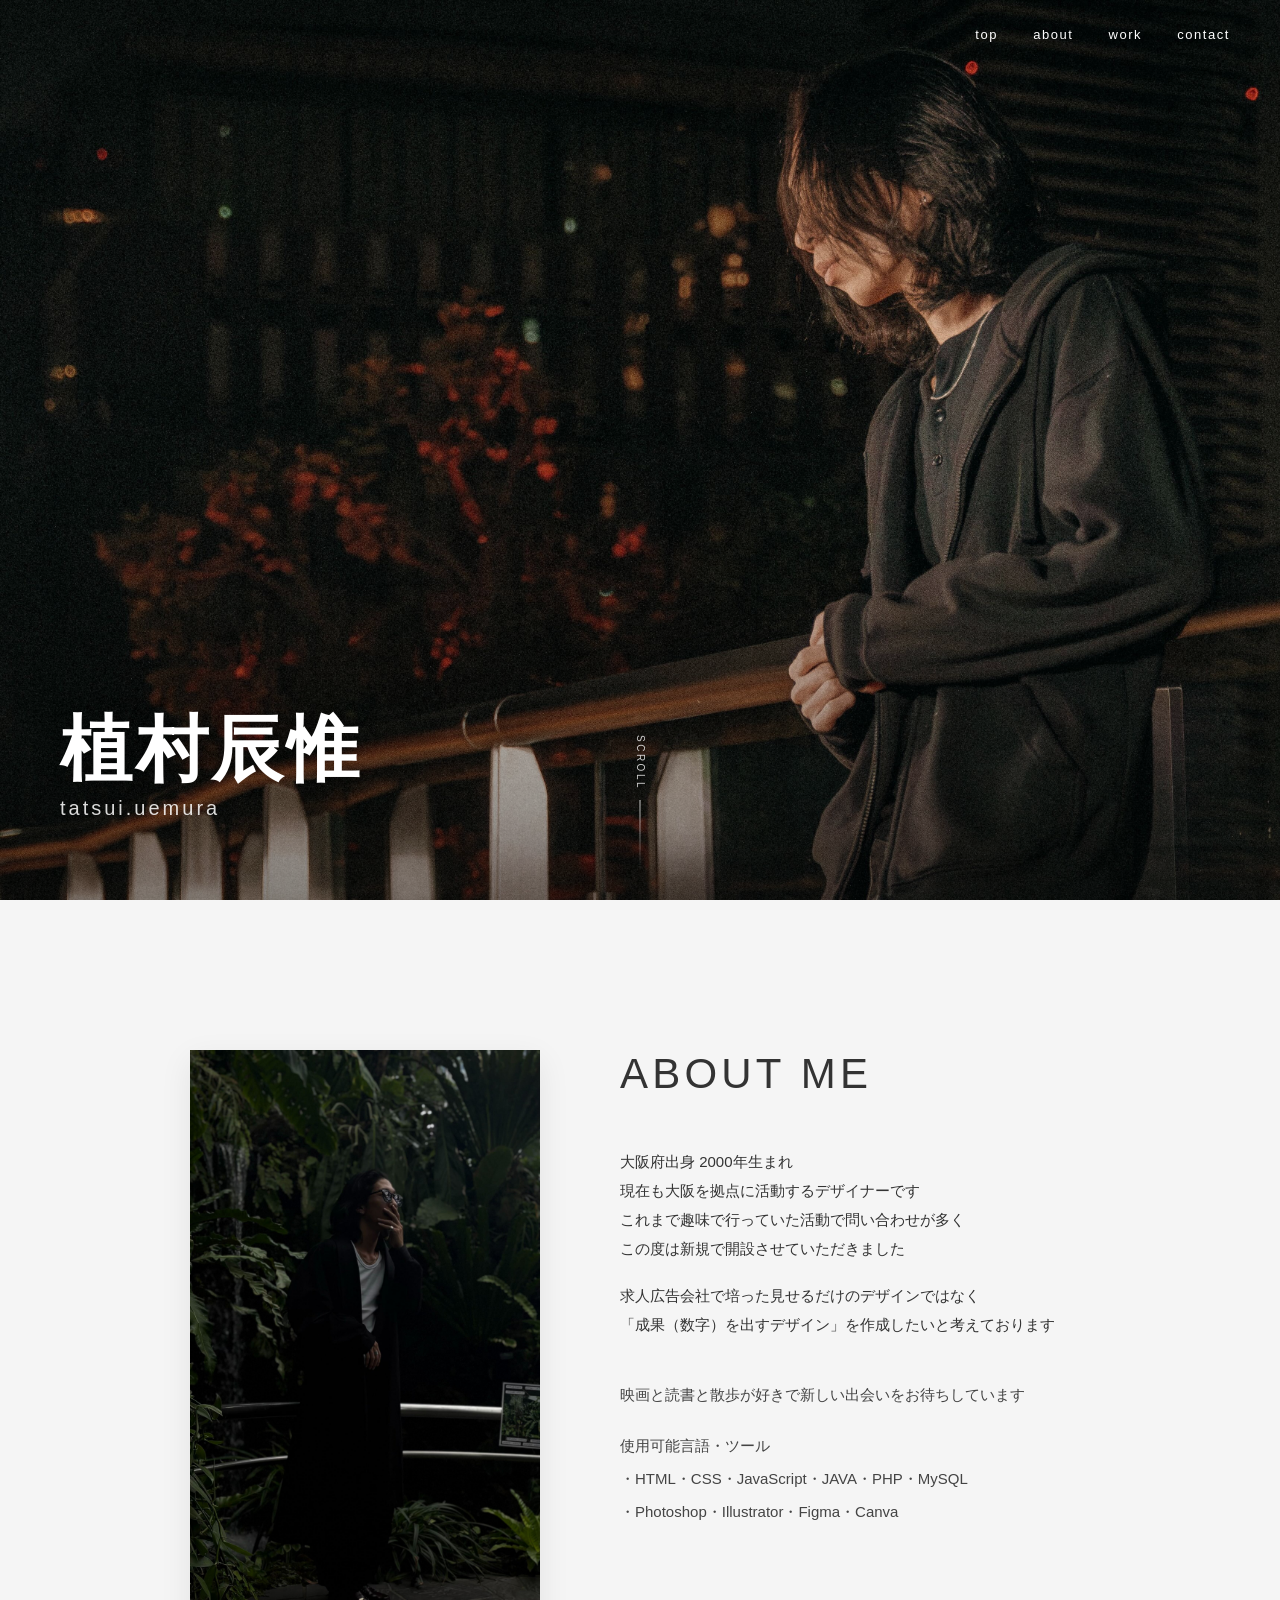
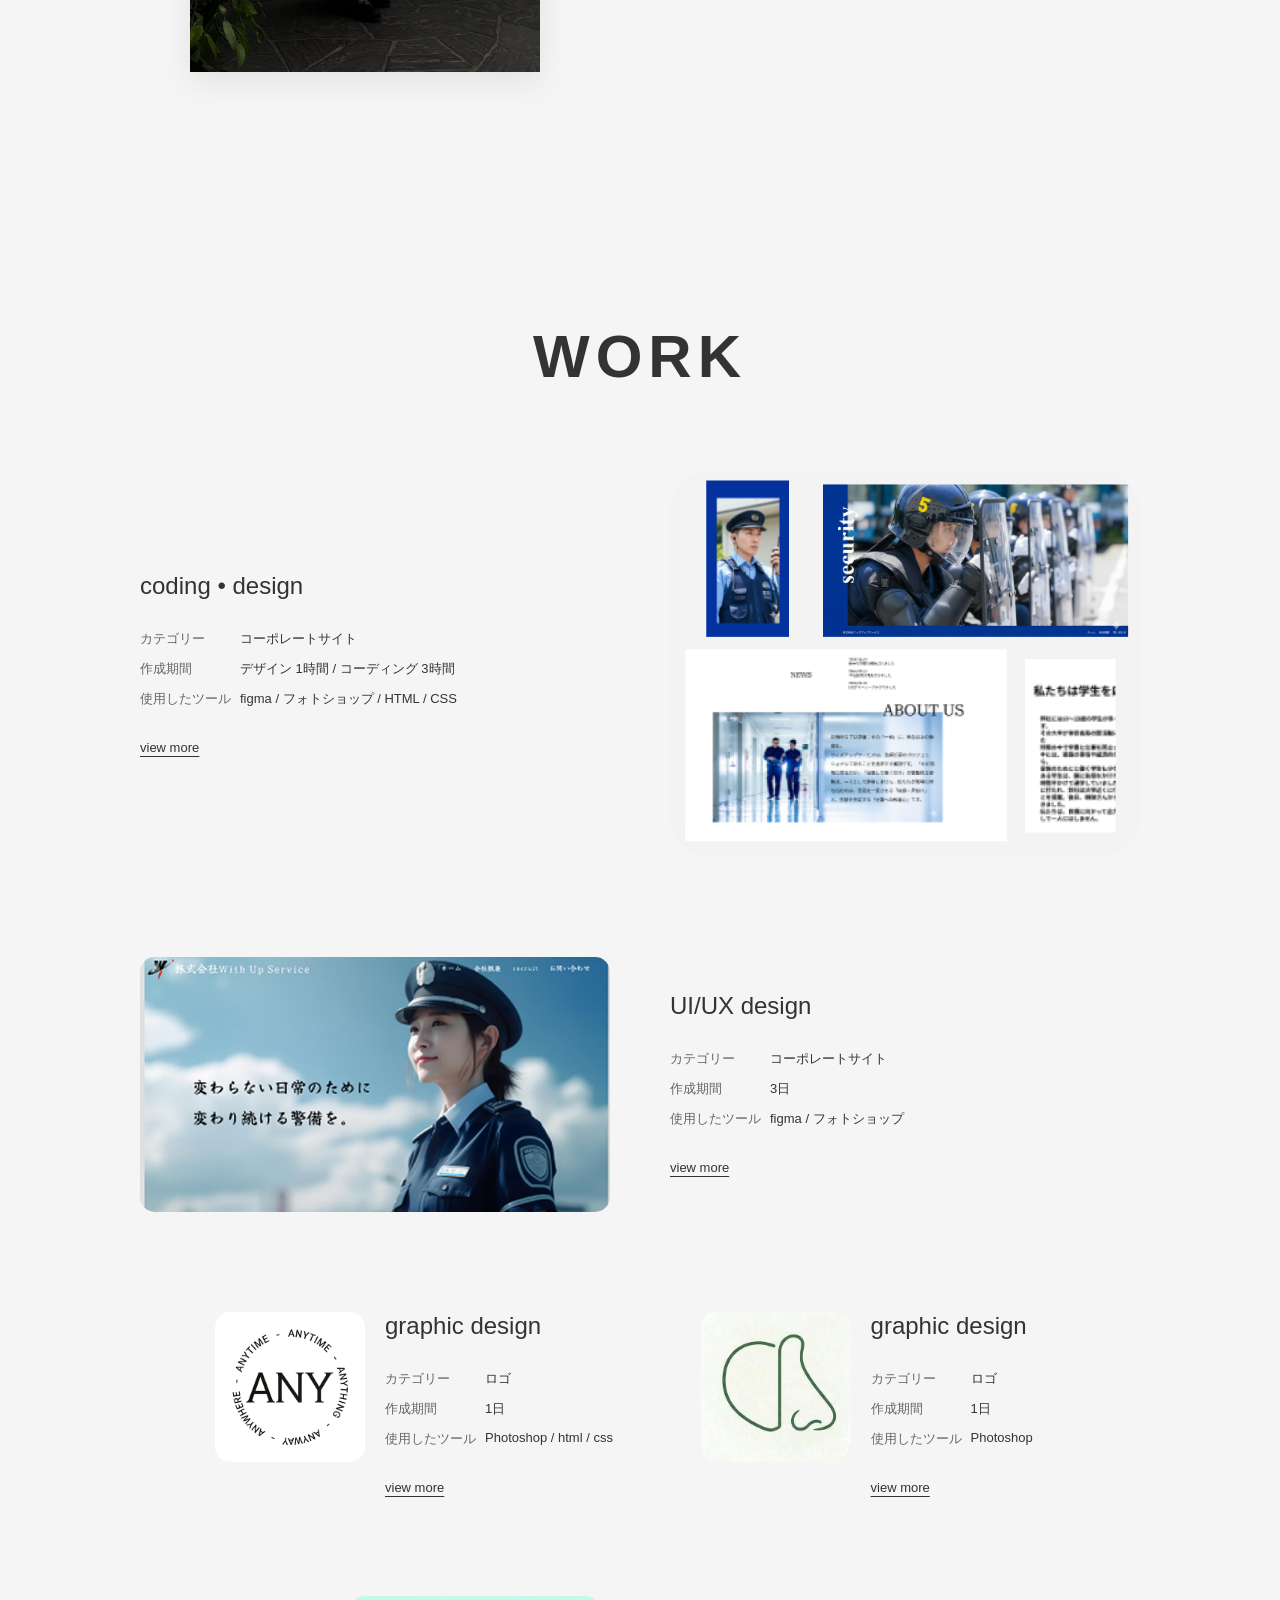
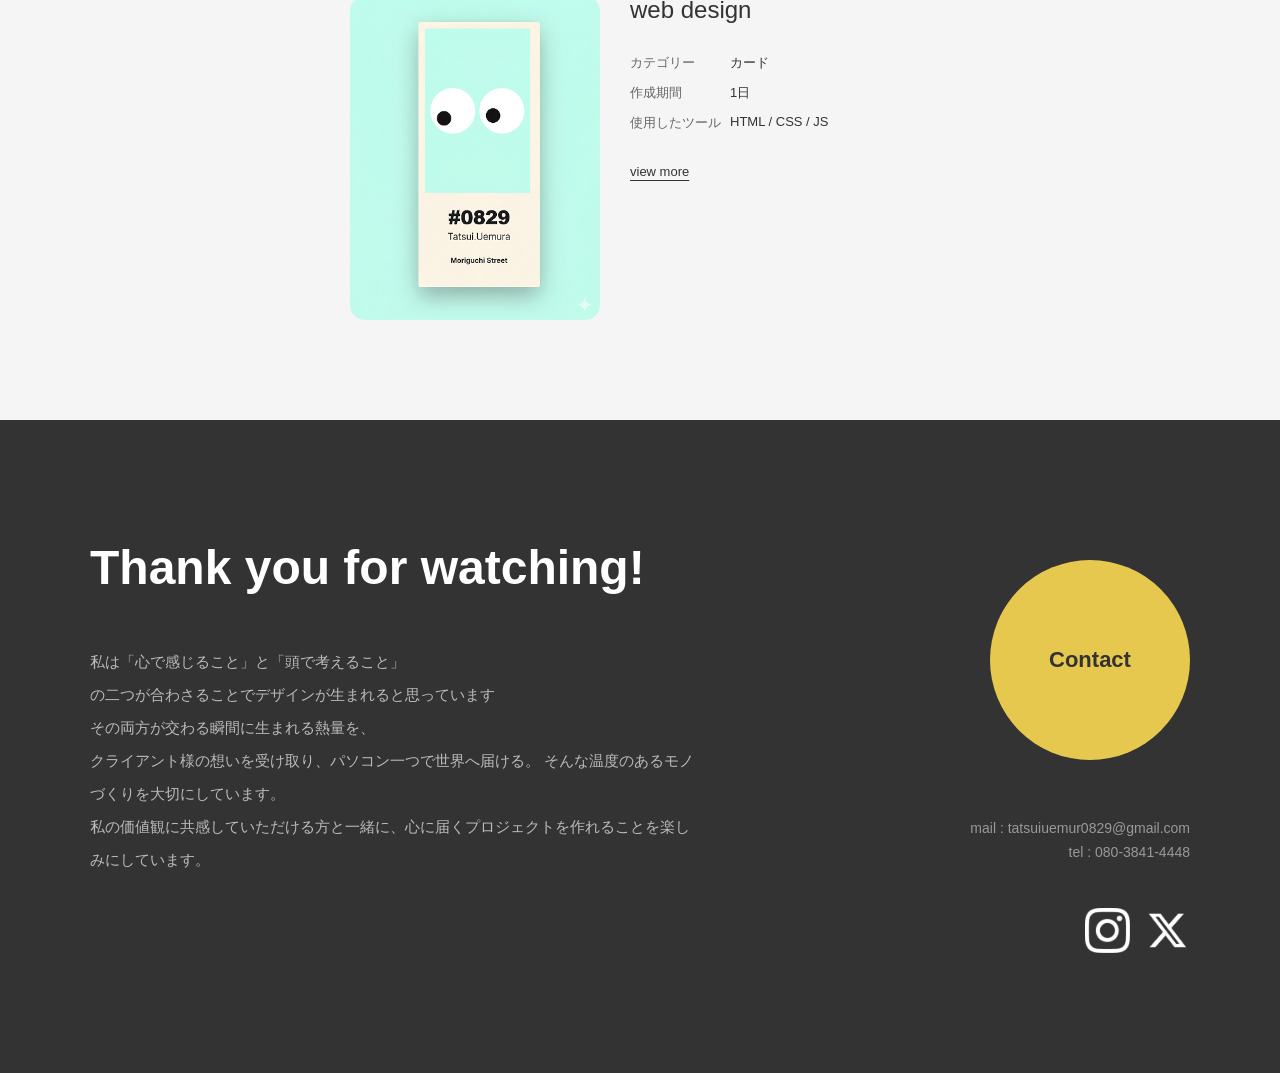
<file: index.html>
<!DOCTYPE html>
<html lang="ja">
<head>
  <meta charset="UTF-8" />
  <meta name="viewport" content="width=device-width, initial-scale=1.0" />
  <title>Tatsui Uemura</title>
  <link rel="stylesheet" href="style.css" />
      <script async src="https://www.googletagmanager.com/gtag/js?id=G-5239JWPB9Q"></script>
<script>
  window.dataLayer = window.dataLayer || [];
  function gtag(){dataLayer.push(arguments);}
  gtag('js', new Date());
  gtag('config', 'G-5239JWPB9Q');
</script>
</head>
<body>

<header class="header">
  <nav class="nav">
    <ul>
      <li><a href="#">top</a></li>
      <li><a href="#about">about</a></li>
      <li><a href="#work">work</a></li>
      <li><a href="#footer">contact</a></li>
    </ul>
  </nav>
</header>

<main class="hero-section">
  <div class="hero-bg">
    <img src="img/uemura3.jpg" alt="背景">
  </div>
  <div class="hero-overlay"></div>

  <div class="hero-text">
    <h1>植村辰惟</h1>
    <p class="en-name">tatsui.uemura</p>
  </div>

  <div class="scroll-down">
    <span class="scroll-text">SCROLL</span>
    <div class="scroll-line"></div>
  </div>
</main>

<section id="about" class="about-section">
  <div class="about-container">
    <div class="about-image">
      <img src="img/about.jpg" alt="プロフィール画像">
    </div>
    <div class="about-text">
      <h2>ABOUT ME</h2>
      <div class="profile-info">
        <p>大阪府出身 2000年生まれ</p>
        <p>現在も大阪を拠点に活動するデザイナーです</p>
        <p>これまで趣味で行っていた活動で問い合わせが多く</p>
        <p>この度は新規で開設させていただきました</p>
        <br>
        <p>求人広告会社で培った見せるだけのデザインではなく</p>
        <p>「成果（数字）を出すデザイン」を作成したいと考えております</p>
      </div>
      <div class="profile-description">
        <p>映画と読書と散歩が好きで新しい出会いをお待ちしています</p>
        <br>
        <p>使用可能言語・ツール</p>
        <p>・HTML・CSS・JavaScript・JAVA・PHP・MySQL</p>
        <p>・Photoshop・Illustrator・Figma・Canva</p>
      </div>
    </div>
  </div>
</section>

<section id="work" class="work-section">
  <div class="work-container">
    <h2 class="section-title">WORK</h2>

    <div class="work-item">
      <div class="work-image">
        <img src="img/with up.png" alt="coding design">
      </div>
      <div class="work-info">
        <h3>coding • design</h3>
        <dl>
          <div><dt>カテゴリー</dt><dd>コーポレートサイト</dd></div>
          <div><dt>作成期間</dt><dd>デザイン 1時間 / コーディング 3時間</dd></div>
          <div><dt>使用したツール</dt><dd>figma / フォトショップ / HTML / CSS</dd></div>
        </dl>
        <a href="view,more(with)/info.html" class="view-more">view more</a>
      </div>
    </div>

    <div class="work-item">
      <div class="work-image">
        <img src="img/with up2.png" alt="UI/UX design">
      </div>
      <div class="work-info">
        <h3>UI/UX design</h3>
        <dl>
          <div><dt>カテゴリー</dt><dd>コーポレートサイト</dd></div>
          <div><dt>作成期間</dt><dd>3日</dd></div>
          <div><dt>使用したツール</dt><dd>figma / フォトショップ</dd></div>
        </dl>
        <a href="view,more(with2)/info.html" class="view-more">view more</a>
      </div>
    </div>

    <div class="work-row-grid">
      <div class="work-item-small">
        <div class="work-image">
          <img src="img/any logo.png" alt="graphic design">
        </div>
        <div class="work-info">
          <h3>graphic design</h3>
          <dl>
            <div><dt>カテゴリー</dt><dd>ロゴ</dd></div>
            <div><dt>作成期間</dt><dd>1日</dd></div>
            <div><dt>使用したツール</dt><dd>Photoshop / html / css</dd></div>
          </dl>
          <a href="view,more(any)/info.html" class="view-more">view more</a>
        </div>
      </div>
      <div class="work-item-small">
        <div class="work-image">
          <img src="img/jiyu.png" alt="graphic design">
        </div>
        <div class="work-info">
          <h3>graphic design</h3>
          <dl>
            <div><dt>カテゴリー</dt><dd>ロゴ</dd></div>
            <div><dt>作成期間</dt><dd>1日</dd></div>
            <div><dt>使用したツール</dt><dd>Photoshop</dd></div>
          </dl>
          <a href="view,more(hana)/info.html" class="view-more">view more</a>
        </div>
      </div>
    </div>

    <div class="work-item center-layout">
      <div class="work-image">
        <img src="img/monster.png" alt="web design">
      </div>
      <div class="work-info">
        <h3>web design</h3>
        <dl>
          <div><dt>カテゴリー</dt><dd>カード</dd></div>
          <div><dt>作成期間</dt><dd>1日</dd></div>
          <div><dt>使用したツール</dt><dd>HTML / CSS / JS</dd></div>
        </dl>
        <a href="view,more(monster)/info.html" class="view-more">view more</a>
      </div>
    </div>
  </div>
</section>

<footer id="footer" class="footer-section">
  <div class="footer-container">
    <div class="footer-message">
      <h2>Thank you for watching!</h2>
      <p>
        私は「心で感じること」と「頭で考えること」<br>
        の二つが合わさることでデザインが生まれると思っています<br>
        その両方が交わる瞬間に生まれる熱量を、<br>
        クライアント様の想いを受け取り、パソコン一つで世界へ届ける。 そんな温度のあるモノづくりを大切にしています。<br>
        私の価値観に共感していただける方と一緒に、心に届くプロジェクトを作れることを楽しみにしています。
      </p>
    </div>
    <div class="footer-contact">
      <a href="contact/info.html" class="contact-button">Contact</a>
      <div class="contact-info">
        <p>mail : tatsuiuemur0829@gmail.com</p>
        <p>tel : 080-3841-4448</p>
      </div>
      <div class="contact-sns">
        <a href="（InstagramのURL）" target="_blank" class="sns-link">
          <img src="img/instagram.png" alt="Instagram">
        </a>
        <a href="（XのURL）" target="_blank" class="sns-link">
          <img src="img/X.png" alt="X">
        </a>
      </div>
    </div>
  </div>
</footer>

<script src="script.js"></script>
</body>
</html>
</file>
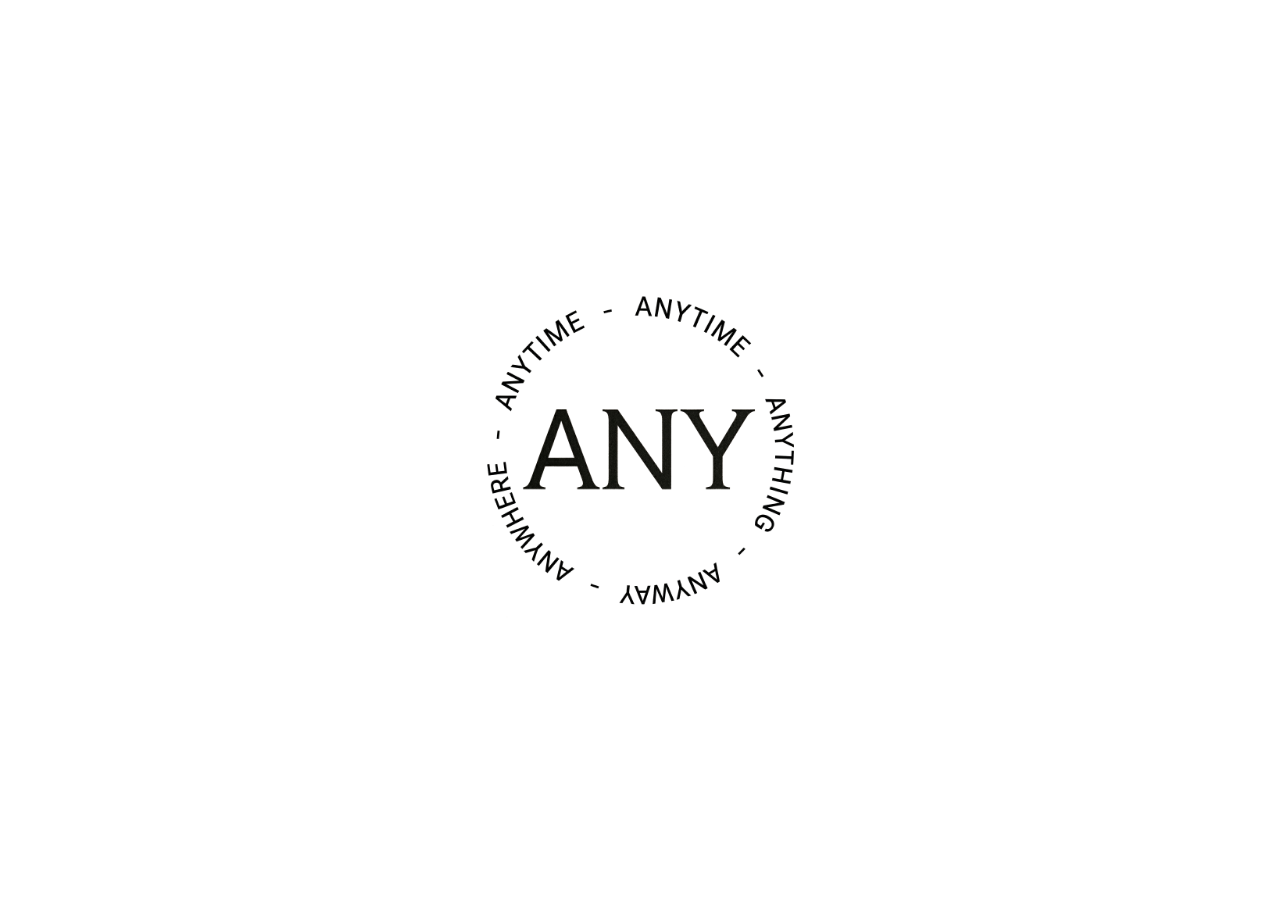
<file: view,more(any)/any logo/info.html>
<!DOCTYPE html>
<html lang="ja">
<head>
  <meta charset="UTF-8">
  <title>Rotating Frame Design</title>
  <link rel="stylesheet" href="style.css">
</head>
<body>

<div class="container">
  <!-- 回転する円形画像 -->
  <div class="rotating-frame">
    <img src="img/rotate.png" alt="rotate text">
  </div>

  <!-- 中央のANY -->
  <div class="center-text">
    <img src="img/any.png" alt="ANY">
  </div>
</div>

</body>
</html>
</file>
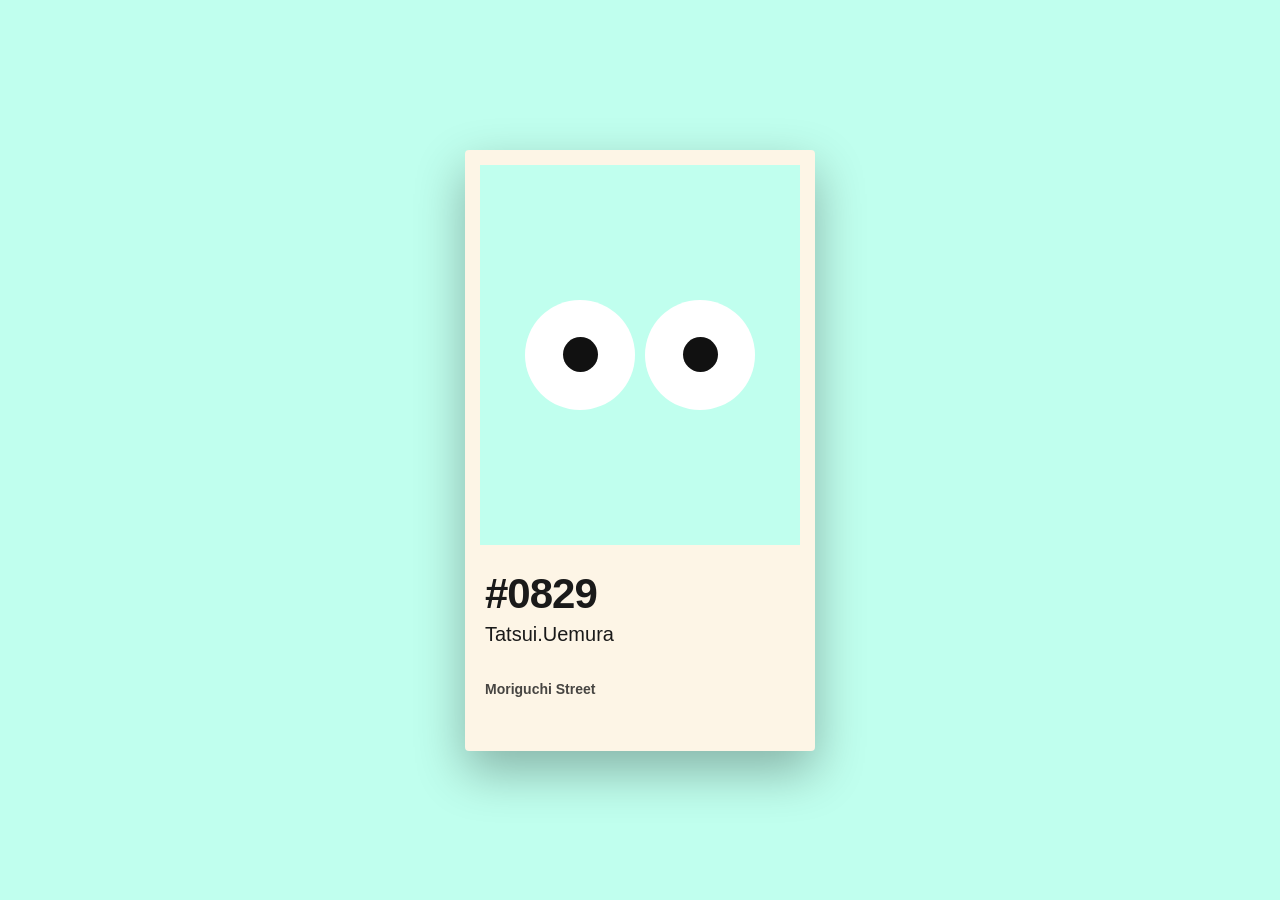
<file: view,more(monster)/monster/info.html>
<!DOCTYPE html>
<html lang="ja">
<head>
    <meta charset="UTF-8">
    <meta name="viewport" content="width=device-width, initial-scale=1.0">
    <title>Cookie Monster Color Card</title>
    <style>
        body {
            margin: 0;
            display: flex;
            justify-content: center;
            align-items: center;
            height: 100vh;
            background-color: #c0ffee; /* 背景色 */
            font-family: 'Helvetica Neue', Arial, sans-serif;
            overflow: hidden;
        }

        /* カード全体 */
        .card {
            background-color: #FDF5E6;
            width: 320px;
            padding: 15px;
            border-radius: 4px;
            box-shadow: 0 20px 50px rgba(0,0,0,0.3);
            user-select: none;
        }

        /* 青いエリア */
        .color-area {
            background-color: #c0ffee;
            height: 380px;
            display: flex;
            justify-content: center;
            align-items: center;
            gap: 10px;
            position: relative;
        }

        /* 白目 */
        .eye {
            width: 110px;
            height: 110px;
            background: white;
            border-radius: 50%;
            position: relative;
            display: flex;
            justify-content: center;
            align-items: center;
            overflow: hidden;
        }

        /* 黒目 */
        .pupil {
            width: 35px;
            height: 35px;
            background: #111;
            border-radius: 50%;
            position: absolute;
            /* ここが重要：transitionで動きをヌルヌルさせる */
            transition: transform 0.1s linear; 
        }

        /* テキストエリア */
        .info {
            padding: 25px 5px;
            color: #1a1a1a;
        }

        .hex-code {
            font-size: 42px;
            font-weight: 900;
            margin: 0;
            letter-spacing: -1px;
        }

        .color-name {
            font-size: 20px;
            margin: 5px 0 35px 0;
            font-weight: 500;
        }

        .brand-name {
            font-size: 14px;
            font-weight: bold;
            opacity: 0.8;
        }
    </style>
</head>
<body>

    <div class="card">
        <div class="color-area">
            <div class="eye">
                <div class="pupil"></div>
            </div>
            <div class="eye">
                <div class="pupil"></div>
            </div>
        </div>
        <div class="info">
            <p class="hex-code">#0829</p>
            <p class="color-name">Tatsui.Uemura</p>
            <p class="brand-name">Moriguchi Street</p>
        </div>
    </div>

    <script>
        const pupils = document.querySelectorAll('.pupil');

        document.addEventListener('mousemove', (e) => {
            pupils.forEach((pupil, index) => {
                const rect = pupil.parentElement.getBoundingClientRect();
                
                // 白目の中心座標
                const eyeCenterX = rect.left + rect.width / 2;
                const eyeCenterY = rect.top + rect.height / 2;

                // マウスと中心の距離
                const dx = e.clientX - eyeCenterX;
                const dy = e.clientY - eyeCenterY;
                
                // 角度を計算
                const angle = Math.atan2(dy, dx);
                
                // 動く範囲（左右で少し変えて「焦点が合わない」感じを出す）
                // index 0 は左目、index 1 は右目
                const distance = index === 0 ? 30 : 25; 

                // マウスが近いときはあまり動かさず、遠いときに最大まで動かす
                const maxDistance = Math.min(distance, Math.hypot(dx, dy) / 10);

                const x = Math.cos(angle) * maxDistance;
                const y = Math.sin(angle) * maxDistance;

                // 黒目に座標を反映
                pupil.style.transform = `translate(${x}px, ${y}px)`;
            });
        });
    </script>
</body>
</html>
</file>
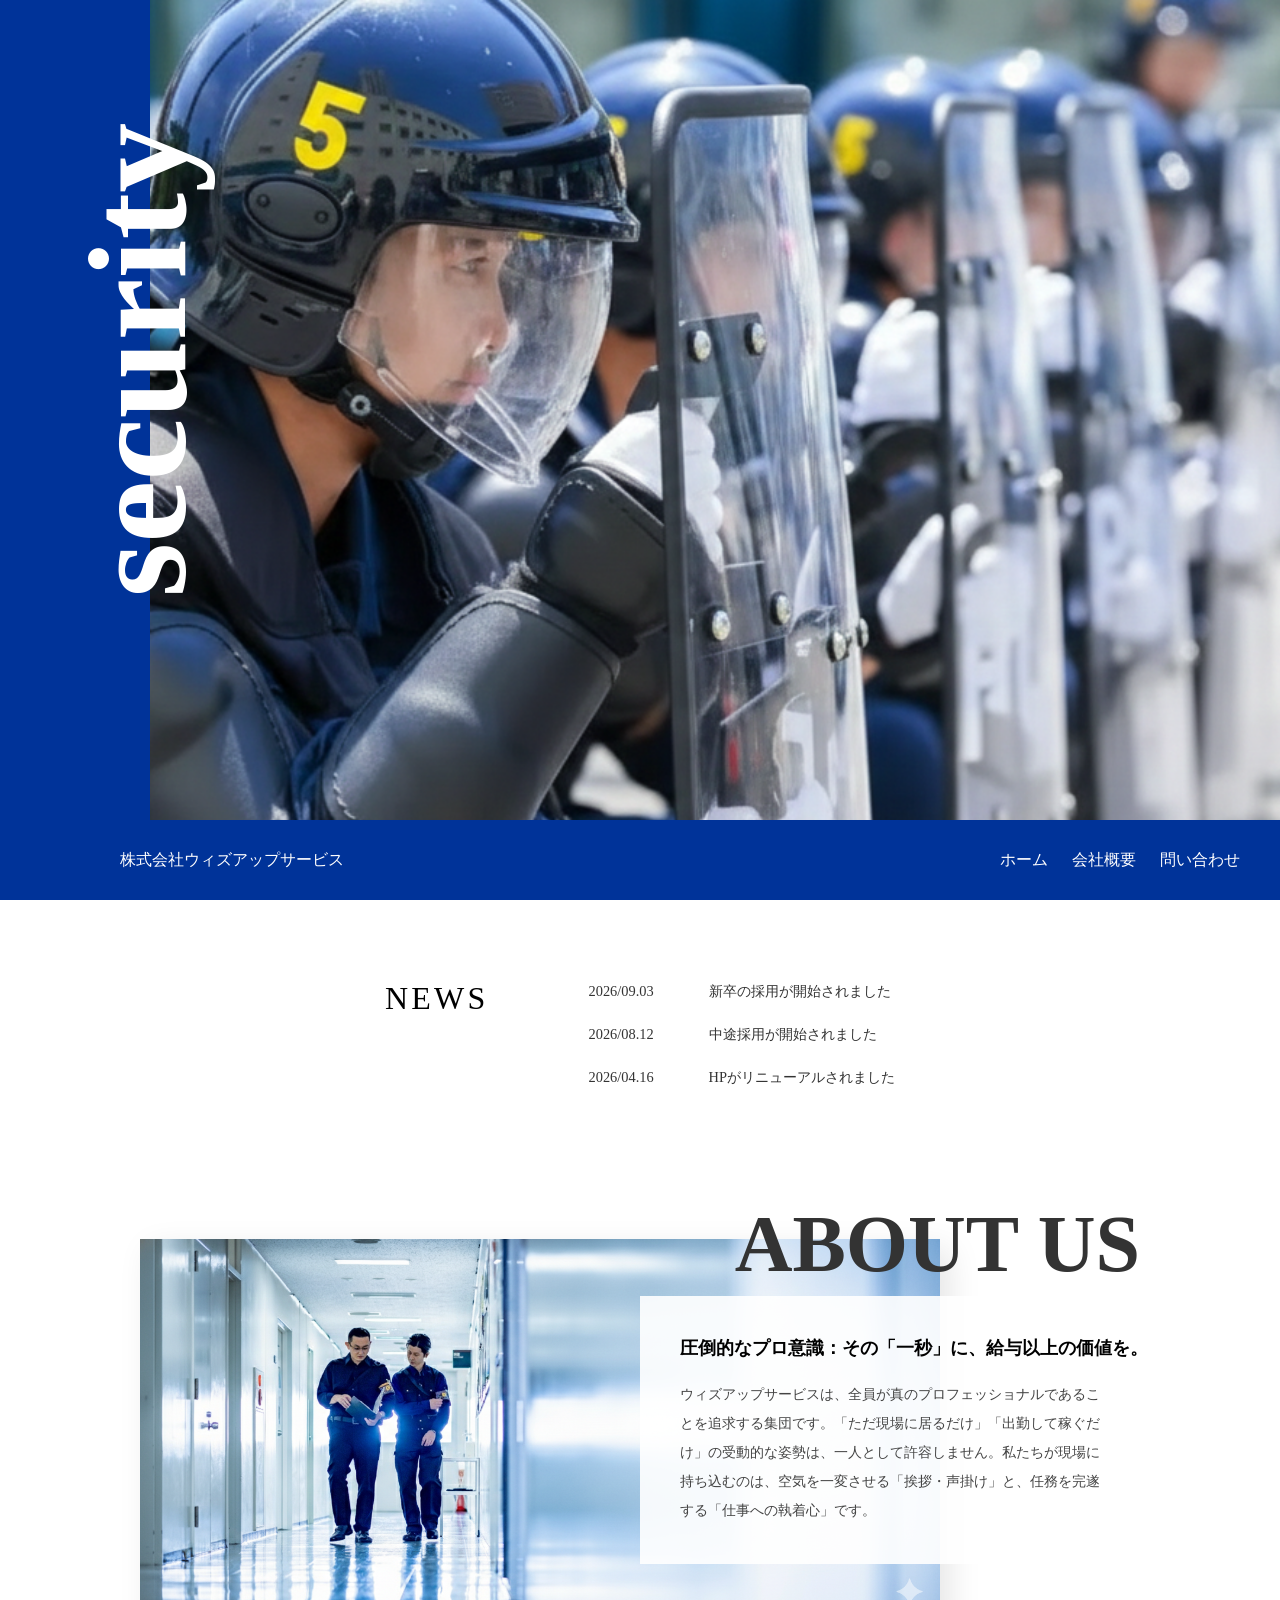
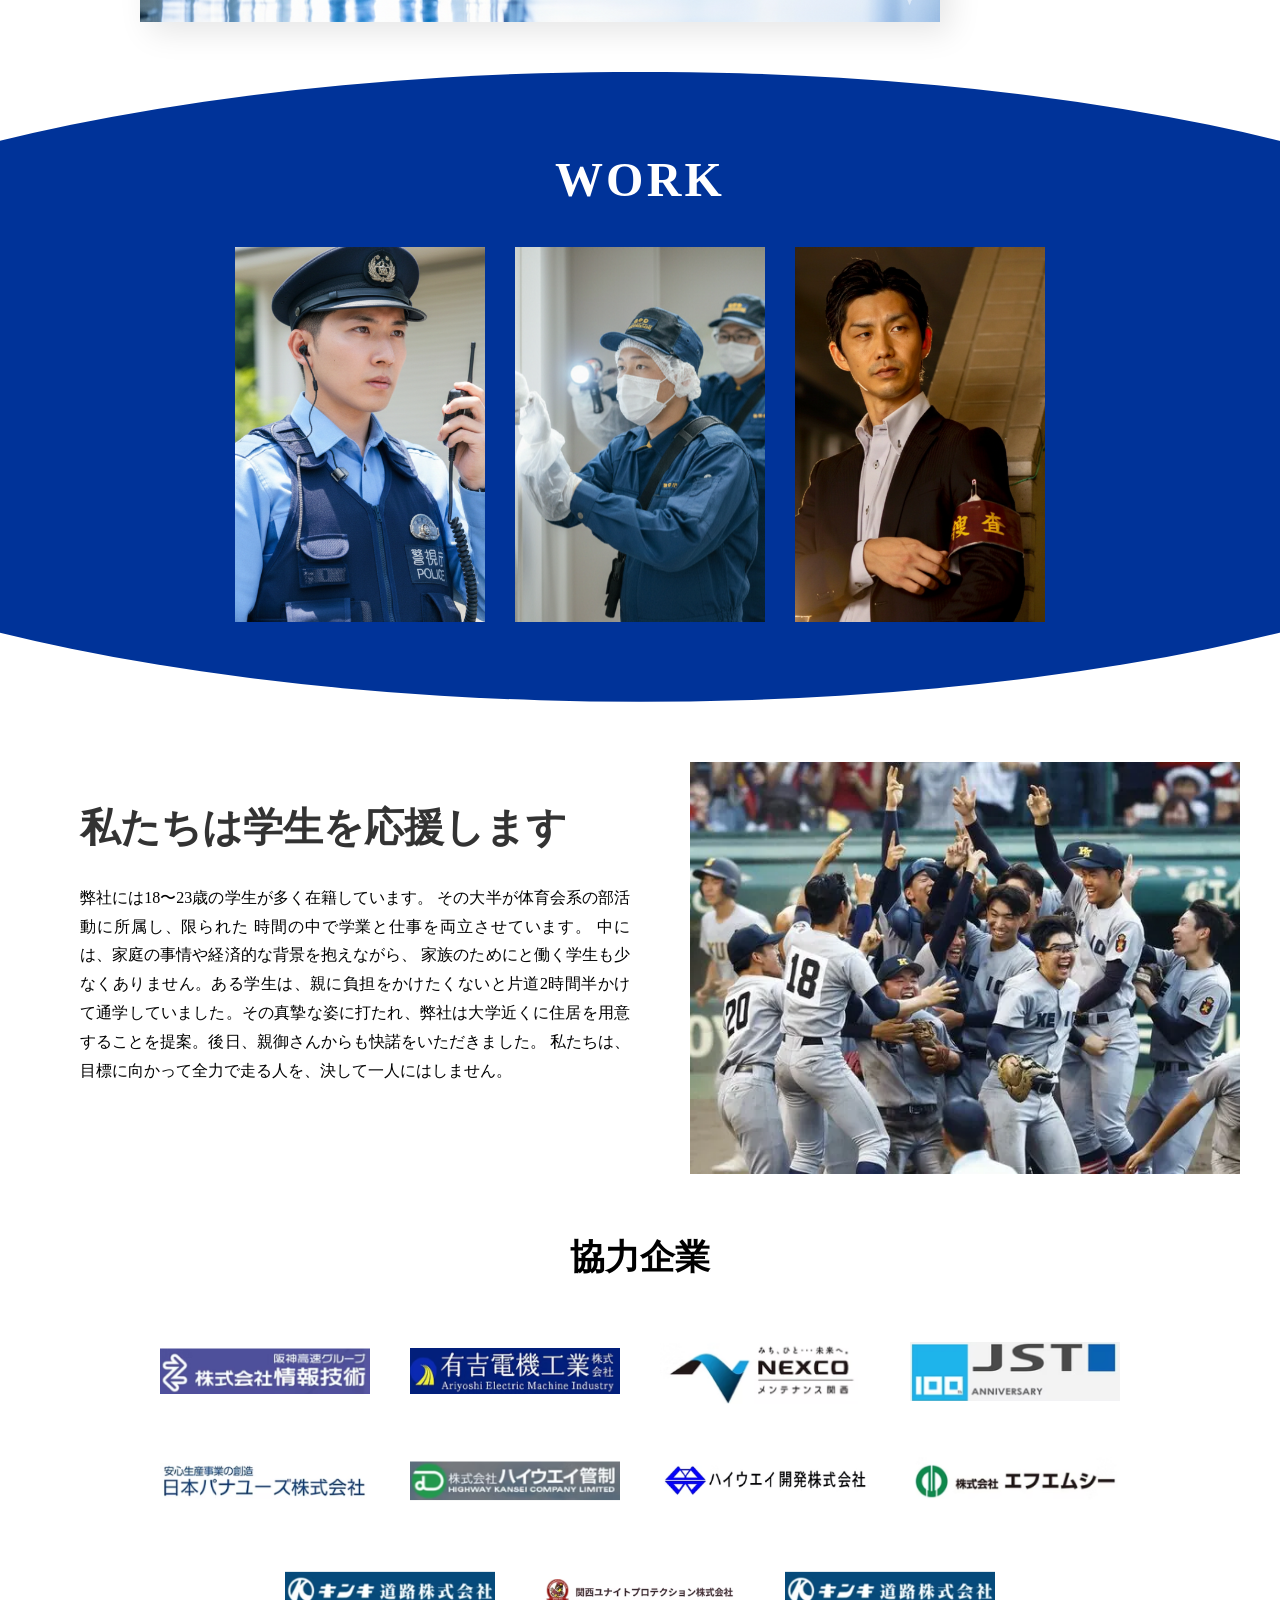
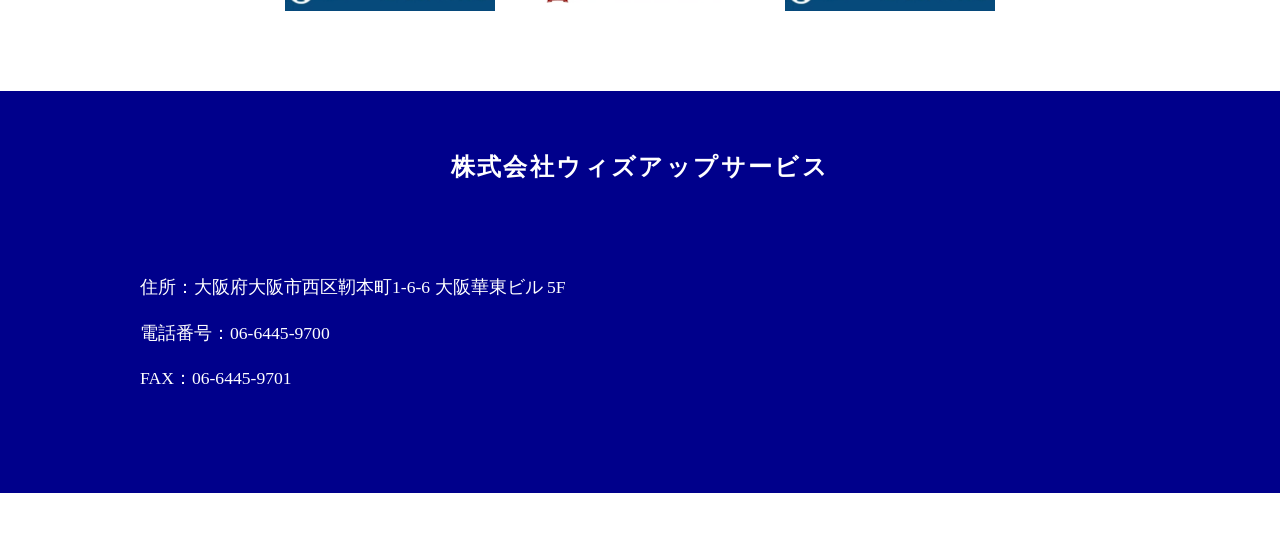
<file: view,more(with)/with up service/info.html>
<!DOCTYPE html>
<html lang="ja">
<head>
    <meta charset="UTF-8">
    <meta name="viewport" content="width=device-width, initial-scale=1.0">
    <title>ページタイトル</title>
    <link rel="stylesheet" href="style.css">
</head>
<body>

  <section class="hero-container">
    <div class="side-bar"></div>

    <div class="floating-text">security</div>

    <div class="main-image">
        <img src="img/top.png" alt="警備スタッフ">
    </div>

    <header class="footer-header">
        <div class="company-name">株式会社ウィズアップサービス</div>
        <nav class="nav-links">
            <a href="#">ホーム</a>
            <a href="#">会社概要</a>
            <a href="#">問い合わせ</a>
        </nav>
    </header>
  </section>

  <section class="news-section">
    <div class="news-container">
        <h2 class="news-title">NEWS</h2>

        <div class="news-list">
            <dl>
                <div class="news-item">
                    <dt>2026/09.03</dt>
                    <dd>新卒の採用が開始されました</dd>
                </div>
                <div class="news-item">
                    <dt>2026/08.12</dt>
                    <dd>中途採用が開始されました</dd>
                </div>
                <div class="news-item">
                    <dt>2026/04.16</dt>
                    <dd>HPがリニューアルされました</dd>
                </div>
            </dl>
        </div>
    </div>
</section>

<section class="about-section">
    <div class="about-container">
        <h2 class="about-title">ABOUT US</h2>

        <div class="about-content">
            <div class="about-image">
                <img src="img/syanai.png" alt="社内の様子">
            </div>
            
            <div class="about-text">
                <p class="catchphrase">圧倒的なプロ意識：その「一秒」に、給与以上の価値を。</p>
                <p class="description">
                    ウィズアップサービスは、全員が真のプロフェッショナルであることを追求する集団です。「ただ現場に居るだけ」「出勤して稼ぐだけ」の受動的な姿勢は、一人として許容しません。私たちが現場に持ち込むのは、空気を一変させる「挨拶・声掛け」と、任務を完遂する「仕事への執着心」です。
                </p>
            </div>
        </div>
    </div>
</section>

<section class="work-section">
  <div class="container">
    <h2 class="work-title">WORK</h2>
    <div class="work-gallery">
      <div class="work-item">
        <img src="img/1gou.png" alt="捜査員">
      </div>
      <div class="work-item">
        <img src="img/2gou.png" alt="鑑識">
      </div>
      <div class="work-item">
        <img src="img/3gou.png" alt="警察官">
      </div>
    </div>
  </div>
</section>

<section class="info-section">
  <div class="info-container">
    <div class="info-text">
      <h2 class="info-title">私たちは学生を応援します</h2>
      <p class="info-description">
        弊社には18〜23歳の学生が多く在籍しています。
        その大半が体育会系の部活動に所属し、限られた
        時間の中で学業と仕事を両立させています。
        中には、家庭の事情や経済的な背景を抱えながら、
        家族のためにと働く学生も少なくありません。ある学生は、親に負担をかけたくないと片道2時間半かけて通学していました。その真摯な姿に打たれ、弊社は大学近くに住居を用意することを提案。後日、親御さんからも快諾をいただきました。
        私たちは、目標に向かって全力で走る人を、決して一人にはしません。
      </p>
    </div>
    
    <div class="info-image">
      <img src="img/bkatu.webp" alt="応援のイメージ">
    </div>
  </div>
</section>



<section class="partner-section">
  <div class="partner-container">
    <h2 class="partner-title">協力企業</h2>
    <div class="logo-grid">
      <div class="logo-item"><img src="img/sponsor/jyouhougijyutu.png" alt="株式会社情報技術"></div>
      <div class="logo-item"><img src="img/sponsor/ariyoshi.png" alt="有吉電機工業"></div>
      <div class="logo-item"><img src="img/sponsor/nexco.png" alt="NEXCO"></div>
      <div class="logo-item"><img src="img/sponsor/jst.png" alt="JST"></div>
      <div class="logo-item"><img src="img/sponsor/pana.png" alt="日本パナユーズ"></div>
      <div class="logo-item"><img src="img/sponsor/higway.png" alt="ハイウェイ管制"></div>
      <div class="logo-item"><img src="img/sponsor/higway2.png" alt="ハイウェイ開発"></div>
      <div class="logo-item"><img src="img/sponsor/fmc.png" alt="エフエムシー"></div>
      <div class="logo-item"><img src="img/sponsor/kinki.png" alt="Office KUNIEDA"></div>
      <div class="logo-item"><img src="img/sponsor/yunaito.png" alt="関西ユナイトプロテクション"></div>
      <div class="logo-item"><img src="img/sponsor/kinki.png" alt="キンキ道路"></div>
    </div>
  </div>
</section>

<footer class="main-footer">
  <div class="footer-container">
    <h2 class="footer-company-name">株式会社ウィズアップサービス</h2>
    
    <div class="footer-content">
      <div class="footer-info">
        <p>住所：大阪府大阪市西区靭本町1-6-6 大阪華東ビル 5F</p>
        <p>電話番号：06-6445-9700</p>
        <p>FAX：06-6445-9701</p>
      </div>

      <div class="footer-map">
        <iframe src="https://www.google.com/maps/embed?pb=!1m18!1m12!1m3!1d1640.3885070785145!2d135.4961954390311!3d34.6855768987789!2m3!1f0!2f0!3f0!3m2!1i1024!2i768!4f13.1!3m3!1m2!1s0x6000e7700f4cb741%3A0xa3b9185350593d35!2z5qCq5byP5Lya56S-44Km44Kj44K644Ki44OD44OX44K144O844OT44K5!5e0!3m2!1sja!2sjp!4v1771483877850!5m2!1sja!2sjp" 
        width="400" height="200" style="border:0;" allowfullscreen="" loading="lazy" referrerpolicy="no-referrer-when-downgrade">
        </iframe>
      </div>
    </div>
  </div>
</footer>


</body>
</html>
</file>
<file: style.css>
html {
  scroll-behavior: smooth;
}

* {
  margin: 0;
  padding: 0;
  box-sizing: border-box;
}

body {
  font-family: "Helvetica Neue", Arial, "Hiragino Sans", sans-serif;
  background-color: #f5f5f5;
  color: #333;
  /* cursor: none は削除 → 通常のカーソルを使用 */
}

/* ===== ヘッダー ===== */
.header {
  position: fixed;
  top: 0;
  left: 0;
  width: 100%;
  padding: 25px 50px;
  display: flex;
  justify-content: flex-end;
  z-index: 1000;
  background-color: transparent;
}

.nav ul {
  display: flex;
  list-style: none;
  gap: 35px;
  margin: 0;
  padding: 0;
}

.nav a, .lang {
  text-decoration: none;
  color: #fff;
  font-size: 13px;
  font-weight: 400;
  letter-spacing: 0.12em;
  transition: opacity 0.3s;
}

.nav a:hover {
  opacity: 0.5;
}

.lang {
  color: #fff;
  cursor: default;
}

/* ===== ヒーローセクション ===== */
.hero-section {
  position: relative;
  width: 100%;
  height: 100vh;
  overflow: hidden;
  display: flex;
  align-items: flex-end;
}

.hero-bg {
  position: absolute;
  inset: 0;
  z-index: 0;
}

.hero-bg img {
  width: 100%;
  height: 100%;
  object-fit: cover;
  object-position: center top;
  display: block;
}

.hero-overlay {
  position: absolute;
  inset: 0;
  background: linear-gradient(
    to bottom,
    rgba(0,0,0,0.15) 0%,
    rgba(0,0,0,0.05) 50%,
    rgba(0,0,0,0.45) 100%
  );
  z-index: 1;
}

.hero-text {
  position: relative;
  z-index: 2;
  padding: 0 60px 80px;
}

.hero-text h1 {
  font-size: 72px;
  font-weight: 700;
  color: #fff;
  letter-spacing: 0.05em;
  line-height: 1.1;
  margin-bottom: 8px;
  text-shadow: 0 2px 20px rgba(0,0,0,0.3);
}

.en-name {
  font-size: 20px;
  color: rgba(255,255,255,0.85);
  font-weight: 300;
  letter-spacing: 0.15em;
}

/* SCROLL */
.scroll-down {
  position: absolute;
  bottom: 30px;
  left: 50%;
  transform: translateX(-50%);
  display: flex;
  flex-direction: column;
  align-items: center;
  z-index: 2;
}

.scroll-text {
  font-size: 10px;
  letter-spacing: 0.25em;
  color: rgba(255,255,255,0.8);
  writing-mode: vertical-rl;
  margin-bottom: 10px;
}

.scroll-line {
  width: 1px;
  height: 70px;
  background: linear-gradient(to bottom, rgba(255,255,255,0.8), transparent);
}

/* ===== ABOUTセクション ===== */
.about-section {
  padding: 150px 20px;
  display: flex;
  justify-content: center;
  background-color: #f5f5f5;
}

.about-container {
  max-width: 900px;
  width: 100%;
  display: flex;
  align-items: flex-start;
  gap: 80px;
}

.about-image {
  flex: 0 0 350px;
}

.about-image img {
  width: 100%;
  height: auto;
  display: block;
  box-shadow: 0 10px 30px rgba(0,0,0,0.08);
}

.about-text {
  flex: 1;
}

.about-text h2 {
  font-size: 42px;
  font-weight: 500;
  letter-spacing: 0.1em;
  margin-bottom: 50px;
}

.profile-info {
  margin-bottom: 40px;
}

.profile-info p {
  font-size: 15px;
  line-height: 1.8;
  margin-bottom: 2px;
  color: #333;
}

.profile-description p {
  font-size: 15px;
  line-height: 2.2;
  color: #444;
}

/* ===== WORKセクション ===== */
.work-section {
  padding: 100px 20px;
  background-color: #f5f5f5;
}

.work-container {
  max-width: 1000px;
  margin: 0 auto;
}

.section-title {
  font-size: 60px;
  text-align: center;
  margin-bottom: 80px;
  letter-spacing: 0.1em;
}

.work-item {
  display: flex;
  align-items: center;
  gap: 60px;
  margin-bottom: 100px;
}

.work-item:nth-child(even) {
  flex-direction: row-reverse;
}

.work-image {
  flex: 1;
}

.work-image img {
  width: 100%;
  height: auto;
  border-radius: 15px;
  display: block;
}

.work-info {
  flex: 1;
}

.work-info h3 {
  font-size: 24px;
  margin-bottom: 30px;
  font-weight: 500;
}

.work-info dl div {
  display: flex;
  margin-bottom: 12px;
  font-size: 13px;
}

.work-info dt {
  width: 100px;
  color: #666;
}

.work-info dd {
  flex: 1;
  color: #333;
}

.view-more {
  display: inline-block;
  margin-top: 20px;
  font-size: 13px;
  color: #333;
  text-decoration: underline;
  text-underline-offset: 4px;
}

.work-row-grid {
  display: flex;
  justify-content: center;
  gap: 80px;
  max-width: 850px;
  margin: 0 auto 100px;
}

.work-item-small {
  flex: 0 1 auto;
  display: flex;
  align-items: flex-start;
  gap: 20px;
}

.work-item-small .work-image {
  flex: 0 0 150px;
}

.center-layout {
  display: flex;
  justify-content: center;
  align-items: flex-start;
  gap: 30px;
  max-width: 850px;
  margin: 0 auto;
}

.center-layout .work-image {
  flex: 0 0 250px;
}

.center-layout .work-info {
  flex: 0 0 300px;
  text-align: left;
}

/* ===== フッター ===== */
.footer-section {
  padding: 120px 50px;
  background-color: #333;
}

.footer-container {
  display: flex;
  justify-content: space-between;
  align-items: flex-start;
  max-width: 1100px;
  margin: 0 auto;
}

.footer-message {
  width: 55%;
}

.footer-message h2 {
  font-size: 48px;
  color: #fff;
  margin-bottom: 50px;
  font-weight: 700;
}

.footer-message p {
  font-size: 15px;
  line-height: 2.2;
  color: #bbb;
}

.footer-contact {
  display: flex;
  flex-direction: column;
  align-items: flex-end;
  width: 35%;
  padding-top: 20px;
}

.contact-button {
  display: flex;
  justify-content: center;
  align-items: center;
  width: 200px;
  height: 200px;
  background-color: #e6c84f;
  color: #333;
  border-radius: 50%;
  text-decoration: none;
  font-size: 22px;
  font-weight: bold;
  margin-bottom: 60px;
  transition: transform 0.3s;
}

.contact-button:hover {
  transform: scale(1.05);
}

.contact-info {
  margin-bottom: 40px;
  text-align: right;
}

.contact-info p {
  font-size: 14px;
  color: #999;
  margin-bottom: 8px;
}

.contact-sns {
  display: flex;
  gap: 15px;
}

.sns-link {
  display: block;
  width: 45px;
  height: 45px;
  transition: opacity 0.3s;
}

.sns-link:hover {
  opacity: 0.7;
}

.sns-link img {
  width: 100%;
  height: 100%;
  object-fit: contain;
}

/* ===== スマホ対応 ===== */
@media (max-width: 768px) {
  .hero-text {
    padding: 0 30px 70px;
  }
  .hero-text h1 { font-size: 44px; }
  .en-name { font-size: 16px; }

  .about-container {
    flex-direction: column;
    align-items: center;
    gap: 40px;
  }
  .about-image {
    flex: 0 0 auto;
    width: 100%;
    max-width: 300px;
  }
  .about-text h2 {
    font-size: 32px;
    margin-bottom: 30px;
  }

  .work-item, .work-item:nth-child(even) {
    flex-direction: column;
    gap: 30px;
  }
  .section-title { font-size: 40px; }
  .work-info h3 { font-size: 20px; }

  .work-row-grid {
    flex-direction: column;
    gap: 40px;
  }
  .work-item-small {
    flex-direction: column;
    align-items: center;
    text-align: center;
  }
  .center-layout {
    flex-direction: column;
    align-items: center;
  }

  .footer-container {
    flex-direction: column;
    align-items: center;
    gap: 60px;
    padding: 0 20px;
  }
  .footer-message, .footer-contact {
    width: 100%;
    text-align: center;
  }
  .footer-message h2 { font-size: 36px; }
  .footer-contact { align-items: center; }
  .contact-info { text-align: center; }
  .contact-button {
    width: 160px;
    height: 160px;
    font-size: 18px;
  }
  .header { padding: 20px; }
  .nav ul { gap: 15px; }
}
</file>
<file: view,more(any)/any logo/style.css>
body {
  margin: 0;
  background: #ffffff;
  display: flex;
  justify-content: center;
  align-items: center;
  height: 100vh;
  overflow: hidden;
}

/* 全体ラッパー */
.container {
  position: relative;
  width: 400px;
  height: 400px;
}

/* 回転する外枠 */
.rotating-frame {
  position: absolute;
  width: 100%;
  height: 100%;
  animation: rotate 20s linear infinite;
}

.rotating-frame img {
  width: 100%;
  height: 100%;
  object-fit: contain;
}

/* 中央の文字 */
.center-text {
  position: absolute;
  top: 50%;
  left: 50%;
  transform: translate(-50%, -50%);
}

.center-text img {
  width: 400px;
}

/* 回転アニメーション */
@keyframes rotate {
  from {
    transform: rotate(0deg);
  }
  to {
    transform: rotate(360deg);
  }
}
</file>
<file: view,more(with)/with up service/style.css>
@charset "UTF-8";
* {
    margin: 0;
    padding: 0;
    box-sizing: border-box;
}

.hero-container {
    position: relative; /* 子要素を自由に配置する基準 */
    width: 100%;
    height: 100vh;      /* 画面いっぱいの高さ */
    display: flex;      /* 帯と画像を横に並べる */
    background-color: #f0f0f0;
}

/* --- ① 左側の青い帯 --- */
.side-bar {
    width: 150px;             /* 帯の幅 */
    background-color: #003399;
    z-index: 1;              /* 一番後ろ */
}

/* --- ② ★文字を画像に被せる設定 --- */
.floating-text {
    position: absolute;      /* 自由に配置 */
    top: 40%;               /* 上下中央へ */
    transform: translateY(-50%) rotate(-90deg); /* 回転と中央補正 */
    
    /* 位置の微調整：帯の幅が80pxなので、ここを調整して跨がせる */
    left: -100px;              
    
    color: white;
    font-size: 140px;        /* 文字サイズ */
    font-weight: bold;
    font-family: 'Times New Roman', serif; /* カッコいいセリフ体 */
    z-index: 10;             /* 画像(5)よりも数字を大きくして最前面へ */
    white-space: nowrap;     /*自動折り返しのしないプロパティ*/
}

/* --- ③ 画像エリア --- */
.main-image {
    flex: 1;                 /* 残りの幅を全部使う */
    z-index: 5;              /* 帯(1)より手前、文字(10)より後ろ */
}

.main-image img {
    width: 100%;
    height: 100%;
    object-fit: cover;       /* 画像を歪ませない */
}

/* --- ④ 下部ヘッダー --- */
.footer-header {
    position: absolute;
    bottom: 0;
    width: 100%;
    height: 80px;
    background-color: #003399;
    color: white;
    display: flex;           /*CSSで要素を柔軟かつ簡単に横並び（または縦並び）に配置できる「フレックスボックス」を定義するプロパティ*/
    align-items: center;
    justify-content: space-between;
    padding: 0 40px 0 120px; /* 左側に余白を作って文字を避ける */
    z-index: 20;             /* 全ての最前面 */
}

.nav-links a {
    color: white;
    text-decoration: none;
    margin-left: 20px;
}

/* --- ニュース全体の背景と余白 --- */
.news-section {
    background-color: #ffffff; /* 白背景 */
    padding: 80px 0;           /* 上下の余白 */
}

.news-container {
    max-width: 1000px;         /* 全体の幅を制限（中央に寄せる） */
    margin: 0 auto;            /* 中央寄せ */
    display: flex;             /* 【重要】見出しとリストを横並びに */
    justify-content: center;   /* 中央に寄せる */
    gap: 100px;                /* 見出しとリストの間の距離 */
    align-items: flex-start;
}

/* --- 左側の「NEWS」見出し --- */
.news-title {
    font-size: 2rem;
    font-family: 'Times New Roman', serif;
    letter-spacing: 0.1em;
    font-weight: normal;
}

/* --- 右側のリスト --- */
.news-item {
    display: flex;             /* 日付と内容を横並びに */
    margin-bottom: 20px;       /* ニュースごとの間隔 */
    font-size: 0.9rem;
    line-height: 1.6;
}

.news-item dt {
    width: 120px;              /* 日付の幅を固定 */
    color: #333;
}

.news-item dd {
    color: #333;
}
/*ABUOT USのセクション全体*/
.about-section {
    padding: 50px 0;
    background-color: #fff;
}

.about-container {
    max-width: 1000px;
    margin: 0 auto;
    position: relative; /* 見出しを絶対配置するための基準 */
}

/* --- 右上の大きな見出し --- */
.about-title {
    position: absolute;
    top: -40px;      /* 少し上に浮かせる */
    right: 0;        /* 右端に配置 */
    font-size: 5rem;
    font-family: 'Times New Roman', serif;
    color: #333;
    z-index: 10;     /* 文章より手前に出す */
}

/* --- コンテンツエリア（写真と文字） --- */
.about-content {
    display: flex;
    align-items: center; /* 上下中央で揃える */
    gap: 0;             /* 隙間をなくして重ねる準備 */
}

.about-image {
    width: 80%;         /* 写真を少し大きめに */
    z-index: 1;
}

.about-image img {
    width: 100%;
    display: block;
    box-shadow: 10px 10px 30px rgba(0,0,0,0.1); /* 軽い影で高級感を出す */
}

/* --- 右側のテキストボックス --- */
.about-text {
    width: 50%;         /* 幅を広げて写真と重なるようにする */
    margin-left: -30%;  /* ★左側にマイナス余白を作って写真に重ねる */
    background: rgba(255, 255, 255, 0.9); /* ほんのり透ける白背景 */
    padding: 40px;
    z-index: 5;         /* 写真(1)より手前 */

}

.catchphrase {
    font-weight: bold;
    font-size: 1.1rem;
    margin-bottom: 20px;
    color: #000000;   
    white-space: nowrap; 
}

.description {
    font-size: 0.9rem;
    line-height: 2;     /* 行間を広くして読みやすく */
    color: #444;
}

/* WORKセクション全体の背景設定 */
.work-section {
  background-color: #003399; /* 画像のような深い青 */
  padding: 80px 0;
  display: flex;
  justify-content: center;
  align-items: center;
  /* 両端を少し削るような楕円の切り抜き */
  clip-path: ellipse(80% 50% at 50% 50%);
}

.container {
  max-width: 1000px;
  width: 100%;
  text-align: center;
  padding: 0 20px;
}

/* タイトルの装飾 */
.work-title {
  color: #ffffff;
  font-family: serif; 
  font-size: 3rem;
  letter-spacing: 0.2rem;
  margin-bottom: 40px;
}

/* 画像を横並びにする設定 */
.work-gallery {
  display: flex;
  justify-content: center;
  gap: 30px; /* 画像同士の隙間 */
}

.work-item {
  flex: 1;
  max-width: 250px; /* 画像の最大幅 */
  aspect-ratio: 2 / 3; /* 画像を縦長に保つ */
  overflow: hidden;
}

.work-item img {
  width: 100%;
  height: 100%;
  object-fit: cover; /* 枠いっぱいに画像を表示 */
  display: block;
}

.info-section {
  width: 100%;
  padding: 60px 0;
  background-color: #fff;
  display: flex;
  justify-content: center;
}

.info-container {
  max-width: 1200px;
  display: flex;
  align-items: flex-start; /* 上揃え */
  gap: 60px; /* 左右の隙間 */
}

/* 左側のテキストエリア */
.info-text {
  flex: 1; /* 1:1の比率で分ける */
  padding-top: 40px; /* 画像の高さに合わせて調整 */
  padding-left: 40px;
}

.info-title {
  font-size: 2.5rem;
  font-weight: bold;
  line-height: 1.3;
  margin-bottom: 30px;
  color: #333;
}

.info-description {
  font-size: 1rem;
  line-height: 1.8;
  color: #000000;
  text-align: justify; /* 両端揃えで綺麗に見せる */
}

/* 右側の画像エリア */
.info-image {
  flex: 1;
}

.info-image img {
  width: 100%;
  height: auto;
  display: block;
  /* 画像に少しシャドウを入れるなら（お好みで） */
  /* box-shadow: 10px 10px 30px rgba(0,0,0,0.1); */
}

.partner-section {
  background-color: #ffffff; /* 少し背景色を変えてセクションを区切る */
  text-align: center;
}

.partner-title {
  font-size: 2.2rem;
  font-weight: bold;
  margin-bottom: 50px;
}

.logo-grid {
  max-width: 1000px;
  margin: 0 auto;
  display: flex;
  flex-wrap: wrap;
  justify-content: center;
  gap: 30px 40px; /* 縦横の隙間 */
}

.logo-item {
  width: calc(25% - 40px); /* 1行に4つ並べる計算 */
  min-width: 150px;
  height: 80px; /* ロゴの高さを統一 */
  display: flex;
  align-items: center;
  justify-content: center;
}

.logo-item img {
  max-width: 100%;
  max-height: 100%;
  object-fit: contain; /* 縦横比を維持して枠内に収める */
  /* ロゴが目立ちすぎる場合は少し薄くしても綺麗です */
  /* filter: grayscale(100%); opacity: 0.7; */
}

/*フッター*/

.main-footer {
  background-color: #00008b; /* 画像のような深い紺色 */
  color: #ffffff;
  margin: 60px 0;
  padding: 60px 0;
  font-family: "Hiragino Mincho ProN", serif; 
}

.footer-container {
  max-width: 1000px;
  margin: 0 auto;
}

.footer-company-name {
  text-align: center;
  font-size: 1.5rem;
  letter-spacing: 0.1em;
  margin-bottom: 50px;
}

.footer-content {
  display: flex;
  justify-content: space-between;
  align-items: center; /* 垂直方向の中央揃え */
  gap: 40px;
}

.footer-info {
  flex: 1;
}

.footer-info p {
  font-size: 1.1rem;
  line-height: 2; /* 行間を広めにとって読みやすく */
  margin: 10px 0;
  white-space: nowrap; /* 改行させない（PC時） */
}

.footer-map {
  flex: 1;
  display: flex;
  justify-content: flex-end;
}

.footer-map iframe {
  width: 100%;
  max-width: 450px;
  border-radius: 4px;
}
</file>
